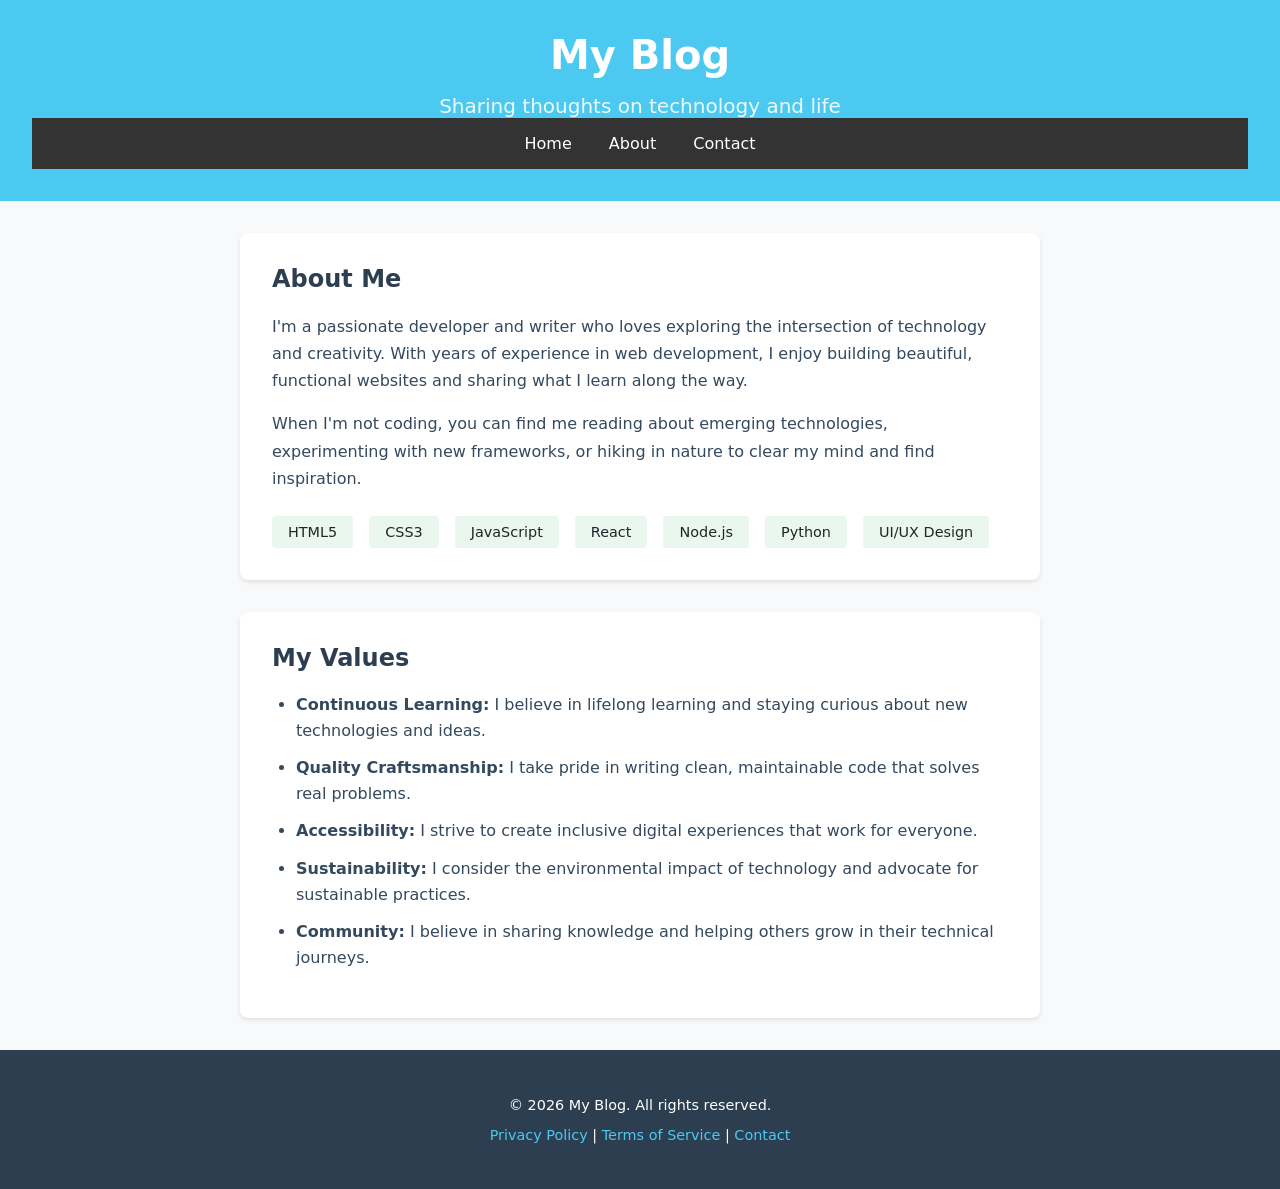
<file: data/samples/html/about.html>
<!DOCTYPE html>
<html lang="en">
<head>
  <meta charset="UTF-8" />
  <title>About - My Blog</title>
  <style>
    body { font-family: system-ui, sans-serif; margin: 0; background: #f8f9fa; color: #212529; }
    header { background: #4cc9f0; color: white; padding: 2rem; text-align: center; }
    header h1 { margin: 0 0 1rem 0; font-size: 2.5rem; }
    header p { margin: 0; font-size: 1.25rem; opacity: 0.9; }
    nav { background: #333; padding: 1rem; }
    nav a { color: white; margin: 0 1rem; text-decoration: none; font-weight: 500; }
    nav a:hover { text-decoration: underline; }
    .container { max-width: 800px; margin: 0 auto; padding: 2rem; }
    .about-section { background: white; padding: 2rem; border-radius: 8px; box-shadow: 0 2px 4px rgba(0,0,0,0.1); margin-bottom: 2rem; }
    .about-section h2 { margin-top: 0; color: #2c3e50; }
    .about-section p { line-height: 1.7; color: #34495e; }
    .skills { display: flex; flex-wrap: wrap; gap: 1rem; margin-top: 1.5rem; }
    .skill { background: #e9f7ef; padding: 0.5rem 1rem; border-radius: 4px; font-size: 0.9rem; }
    .values { background: white; padding: 2rem; border-radius: 8px; box-shadow: 0 2px 4px rgba(0,0,0,0.1); }
    .values h2 { margin-top: 0; color: #2c3e50; }
    .values ul { padding-left: 1.5rem; }
    .values li { margin-bottom: 0.75rem; line-height: 1.6; color: #34495e; }
    footer { background: #2c3e50; color: white; text-align: center; padding: 2rem; font-size: 0.9rem; }
    footer a { color: #4cc9f0; text-decoration: none; }
    footer a:hover { text-decoration: underline; }
  </style>
</head>
<body>
  <header>
    <h1>My Blog</h1>
    <p>Sharing thoughts on technology and life</p>
    <nav>
      <a href="index.html">Home</a>
      <a href="about.html">About</a>
      <a href="contact.html">Contact</a>
    </nav>
  </header>

  <div class="container">
    <section class="about-section">
      <h2>About Me</h2>
      <p>I'm a passionate developer and writer who loves exploring the intersection of technology and creativity. With years of experience in web development, I enjoy building beautiful, functional websites and sharing what I learn along the way.</p>
      <p>When I'm not coding, you can find me reading about emerging technologies, experimenting with new frameworks, or hiking in nature to clear my mind and find inspiration.</p>
      <div class="skills">
        <span class="skill">HTML5</span>
        <span class="skill">CSS3</span>
        <span class="skill">JavaScript</span>
        <span class="skill">React</span>
        <span class="skill">Node.js</span>
        <span class="skill">Python</span>
        <span class="skill">UI/UX Design</span>
      </div>
    </section>

    <section class="values">
      <h2>My Values</h2>
      <ul>
        <li><strong>Continuous Learning:</strong> I believe in lifelong learning and staying curious about new technologies and ideas.</li>
        <li><strong>Quality Craftsmanship:</strong> I take pride in writing clean, maintainable code that solves real problems.</li>
        <li><strong>Accessibility:</strong> I strive to create inclusive digital experiences that work for everyone.</li>
        <li><strong>Sustainability:</strong> I consider the environmental impact of technology and advocate for sustainable practices.</li>
        <li><strong>Community:</strong> I believe in sharing knowledge and helping others grow in their technical journeys.</li>
      </ul>
    </section>
  </div>

  <footer>
    <p>&copy; 2026 My Blog. All rights reserved.</p>
    <p>
      <a href="#">Privacy Policy</a> | <a href="#">Terms of Service</a> | <a href="#">Contact</a>
    </p>
  </footer>
</body>
</html>
</file>
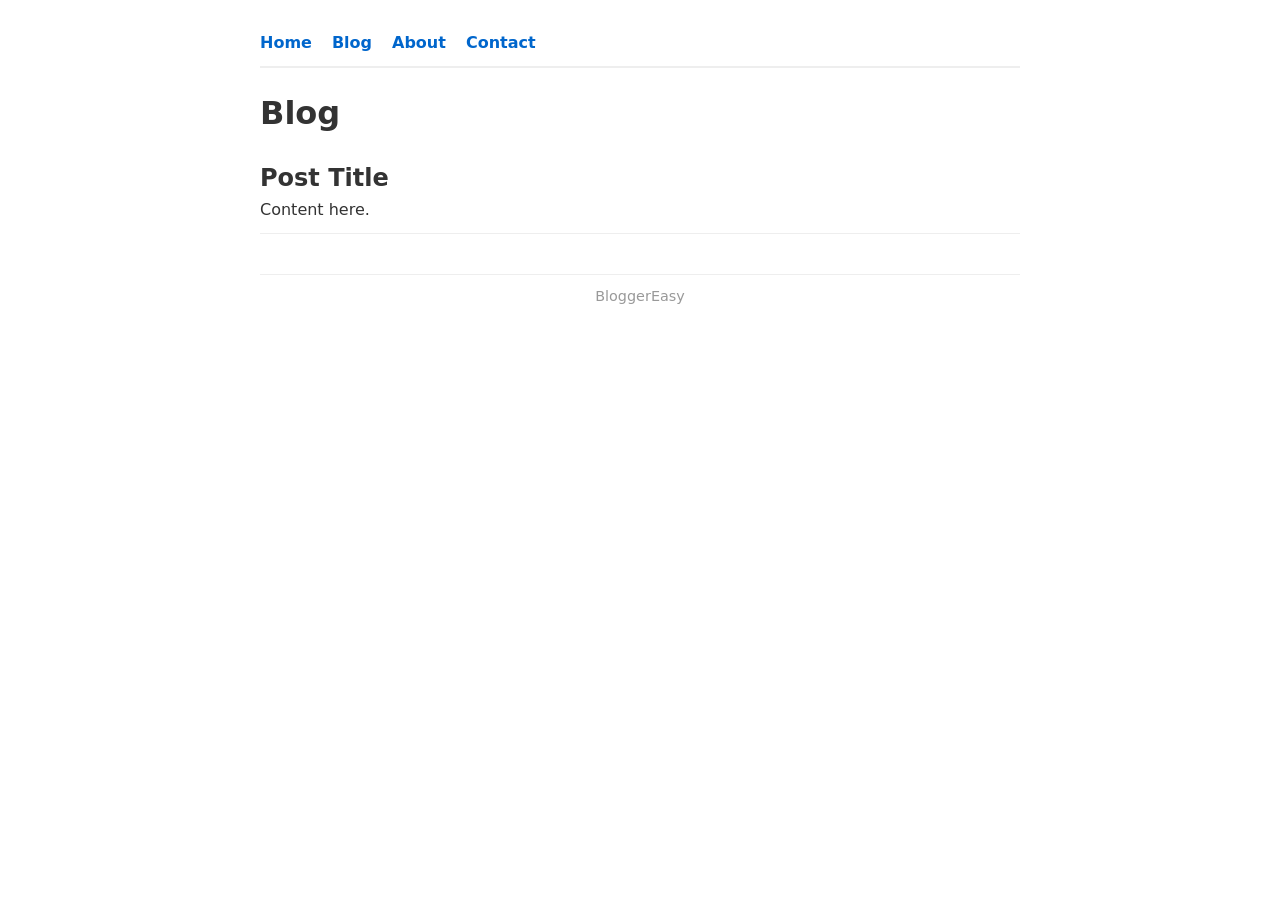
<file: data/samples/html/blog.html>
<!DOCTYPE html><html lang=en><head><meta charset=UTF-8><meta name=viewport content=width=device-width,initial-scale=1.0><link rel=stylesheet href=style.css><title>Blog</title><link rel=alternate type=application/rss+xml href=/rss.xml></head><body><nav><a href=/>Home</a><a href=/blog>Blog</a><a href=/about>About</a><a href=/contact>Contact</a></nav><header><h1>Blog</h1></header><main><article><h2>Post Title</h2><p>Content here.</p></article></main><footer><p>BloggerEasy</p></footer></body></html>
</file>
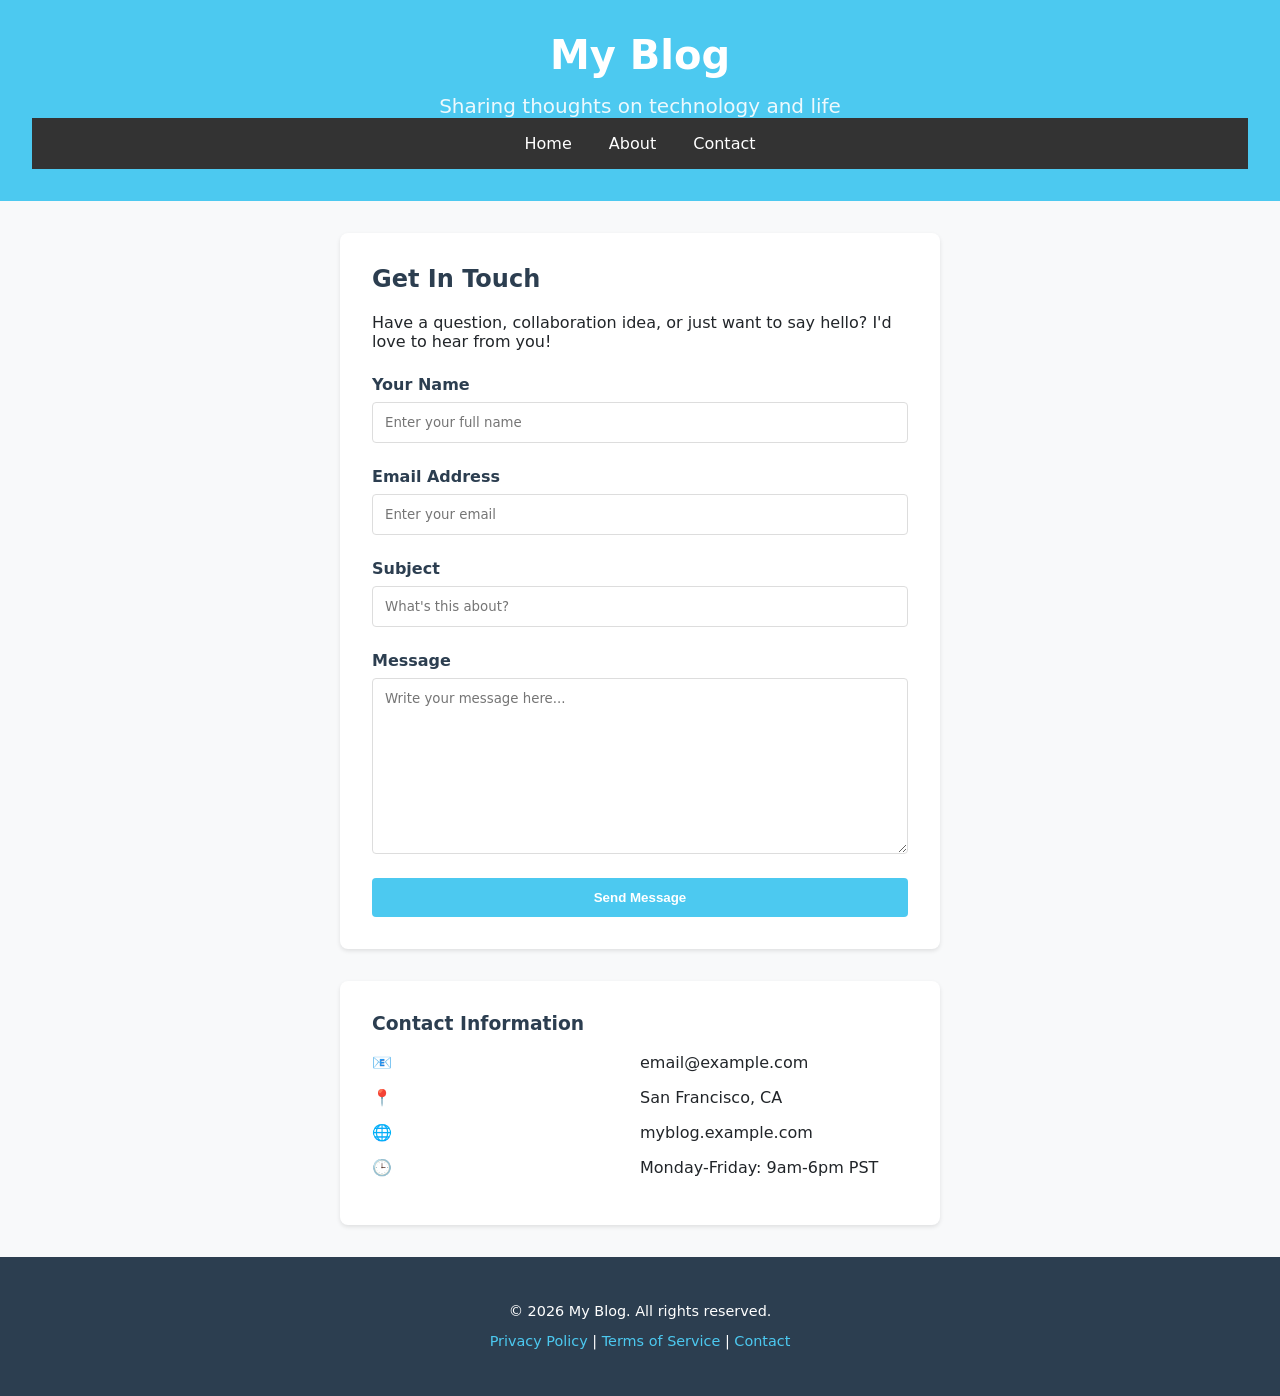
<file: data/samples/html/contact.html>
<!DOCTYPE html>
<html lang="en">
<head>
  <meta charset="UTF-8" />
  <title>Contact - My Blog</title>
  <style>
    body { font-family: system-ui, sans-serif; margin: 0; background: #f8f9fa; color: #212529; }
    header { background: #4cc9f0; color: white; padding: 2rem; text-align: center; }
    header h1 { margin: 0 0 1rem 0; font-size: 2.5rem; }
    header p { margin: 0; font-size: 1.25rem; opacity: 0.9; }
    nav { background: #333; padding: 1rem; }
    nav a { color: white; margin: 0 1rem; text-decoration: none; font-weight: 500; }
    nav a:hover { text-decoration: underline; }
    .container { max-width: 600px; margin: 0 auto; padding: 2rem; }
    .contact-section { background: white; padding: 2rem; border-radius: 8px; box-shadow: 0 2px 4px rgba(0,0,0,0.1); }
    .contact-section h2 { margin-top: 0; color: #2c3e50; }
    .contact-form { display: grid; gap: 1.5rem; margin-top: 1.5rem; }
    .form-group { display: grid; gap: 0.5rem; }
    .form-group label { font-weight: 600; color: #2c3e50; }
    .form-group input,
    .form-group textarea,
    .form-group select { padding: 0.75rem; border: 1px solid #ddd; border-radius: 4px; font-family: inherit; }
    .form-group textarea { min-height: 150px; resize: vertical; }
    .submit-btn { background: #4cc9f0; color: white; border: none; padding: 0.75rem 1.5rem; border-radius: 4px; font-weight: 600; cursor: pointer; }
    .submit-btn:hover { background: #3a9fd4; }
    .info-section { background: white; padding: 2rem; border-radius: 8px; box-shadow: 0 2px 4px rgba(0,0,0,0.1); margin-top: 2rem; }
    .info-section h3 { margin-top: 0; color: #2c3e50; }
    .info-item { display: flex; margin-bottom: 1rem; }
    .info-item i { width: 25px; color: #4cc9f0; }
    .info-item span { flex: 1; }
    footer { background: #2c3e50; color: white; text-align: center; padding: 2rem; font-size: 0.9rem; }
    footer a { color: #4cc9f0; text-decoration: none; }
    footer a:hover { text-decoration: underline; }
  </style>
</head>
<body>
  <header>
    <h1>My Blog</h1>
    <p>Sharing thoughts on technology and life</p>
    <nav>
      <a href="index.html">Home</a>
      <a href="about.html">About</a>
      <a href="contact.html">Contact</a>
    </nav>
  </header>

  <div class="container">
    <section class="contact-section">
      <h2>Get In Touch</h2>
      <p>Have a question, collaboration idea, or just want to say hello? I'd love to hear from you!</p>
      <form class="contact-form">
        <div class="form-group">
          <label for="name">Your Name</label>
          <input type="text" id="name" name="name" placeholder="Enter your full name" required>
        </div>
        <div class="form-group">
          <label for="email">Email Address</label>
          <input type="email" id="email" name="email" placeholder="Enter your email" required>
        </div>
        <div class="form-group">
          <label for="subject">Subject</label>
          <input type="text" id="subject" name="subject" placeholder="What's this about?" required>
        </div>
        <div class="form-group">
          <label for="message">Message</label>
          <textarea id="message" name="message" placeholder="Write your message here..." required></textarea>
        </div>
        <button type="submit" class="submit-btn">Send Message</button>
      </form>
    </section>

    <section class="info-section">
      <h3>Contact Information</h3>
      <div class="info-item">
        <span>📧</span>
        <span>email@example.com</span>
      </div>
      <div class="info-item">
        <span>📍</span>
        <span>San Francisco, CA</span>
      </div>
      <div class="info-item">
        <span>🌐</span>
        <span>myblog.example.com</span>
      </div>
      <div class="info-item">
        <span>🕒</span>
        <span>Monday-Friday: 9am-6pm PST</span>
      </div>
    </section>
  </div>

  <footer>
    <p>&copy; 2026 My Blog. All rights reserved.</p>
    <p>
      <a href="#">Privacy Policy</a> | <a href="#">Terms of Service</a> | <a href="#">Contact</a>
    </p>
  </footer>
</body>
</html>
</file>
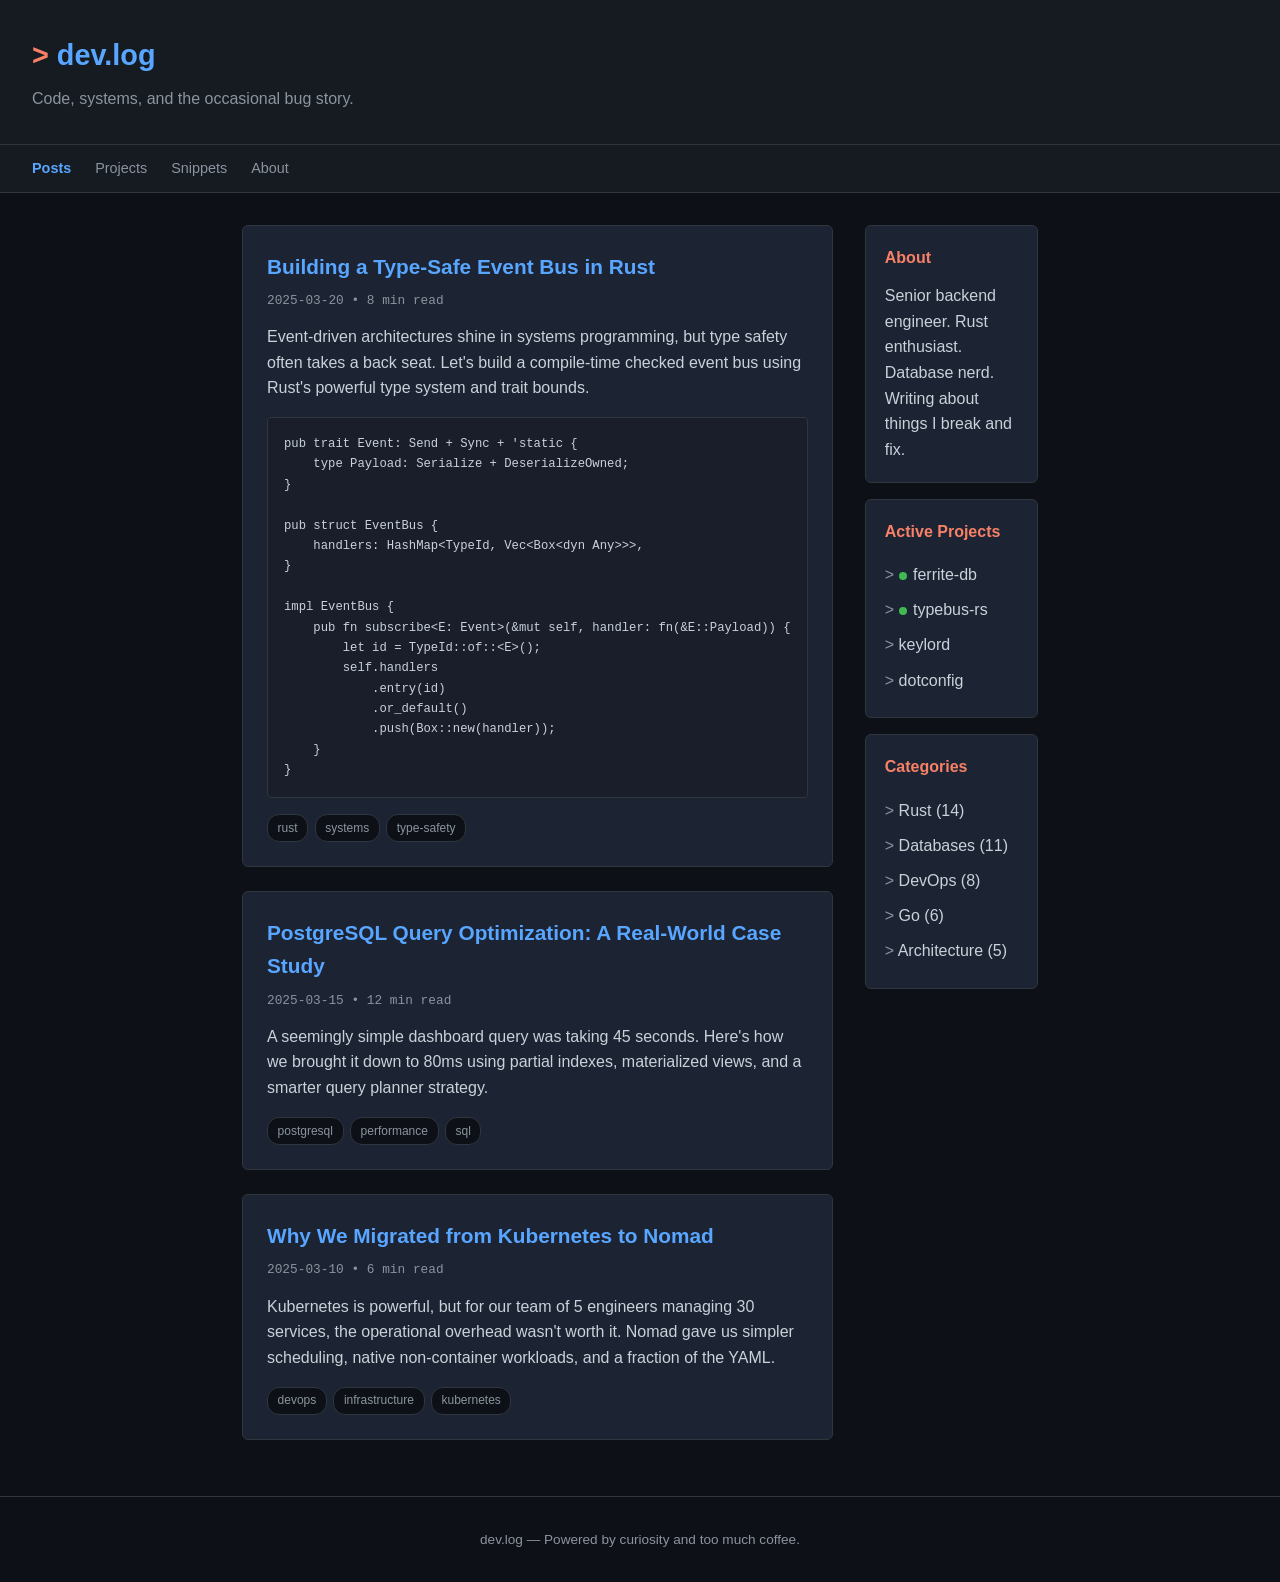
<file: data/samples/html/dark_dev.html>
<!DOCTYPE html>
<html lang="en" data-theme="dark">
<head>
<meta charset="UTF-8">
<meta name="viewport" content="width=device-width, initial-scale=1.0">
<title>dev.log — Dark Dev Blog</title>
<style>
  :root {
    --bg: #0d1117;
    --bg-secondary: #161b22;
    --bg-card: #1c2333;
    --border: #30363d;
    --text: #c9d1d9;
    --text-muted: #8b949e;
    --primary: #58a6ff;
    --accent: #f78166;
    --green: #3fb950;
    --code-bg: #1a1e2b;
  }
  * { margin: 0; padding: 0; box-sizing: border-box; }
  body {
    font-family: -apple-system, BlinkMacSystemFont, 'Segoe UI', Helvetica, Arial, sans-serif;
    background: var(--bg);
    color: var(--text);
    line-height: 1.6;
  }
  header {
    background: var(--bg-secondary);
    border-bottom: 1px solid var(--border);
    padding: 2rem;
  }
  header h1 { font-size: 1.8rem; color: var(--primary); }
  header h1::before { content: '> '; color: var(--accent); }
  header p { color: var(--text-muted); margin-top: 0.5rem; }
  nav {
    display: flex;
    gap: 1.5rem;
    padding: 0.75rem 2rem;
    background: var(--bg-secondary);
    border-bottom: 1px solid var(--border);
  }
  nav a { color: var(--text-muted); text-decoration: none; font-size: 0.9rem; }
  nav a:hover { color: var(--primary); }
  nav a.active { color: var(--primary); font-weight: 600; }
  .container { max-width: 860px; margin: 0 auto; padding: 2rem; }
  .post {
    background: var(--bg-card);
    border: 1px solid var(--border);
    border-radius: 6px;
    padding: 1.5rem;
    margin-bottom: 1.5rem;
  }
  .post h2 { color: var(--primary); font-size: 1.3rem; margin-bottom: 0.5rem; }
  .post .date {
    color: var(--text-muted);
    font-size: 0.8rem;
    margin-bottom: 0.8rem;
    font-family: 'SF Mono', 'Fira Code', monospace;
  }
  .post .tags { margin-top: 1rem; }
  .post .tags span {
    display: inline-block;
    background: var(--bg);
    color: var(--text-muted);
    padding: 0.2rem 0.6rem;
    border-radius: 12px;
    font-size: 0.75rem;
    margin-right: 0.4rem;
    border: 1px solid var(--border);
  }
  pre {
    background: var(--code-bg);
    border: 1px solid var(--border);
    border-radius: 4px;
    padding: 1rem;
    overflow-x: auto;
    font-family: 'SF Mono', 'Fira Code', 'Consolas', monospace;
    font-size: 0.85rem;
    line-height: 1.5;
    margin: 1rem 0;
  }
  code { font-family: 'SF Mono', 'Fira Code', 'Consolas', monospace; font-size: 0.9em; }
  .sidebar-box {
    background: var(--bg-card);
    border: 1px solid var(--border);
    border-radius: 6px;
    padding: 1.2rem;
    margin-bottom: 1rem;
  }
  .sidebar-box h3 { color: var(--accent); font-size: 1rem; margin-bottom: 0.8rem; }
  .sidebar-box ul { list-style: none; }
  .sidebar-box li { padding: 0.3rem 0; }
  .sidebar-box li::before { content: '> '; color: var(--text-muted); }
  .status-dot { display: inline-block; width: 8px; height: 8px; border-radius: 50%; margin-right: 0.4rem; }
  .status-dot.green { background: var(--green); }
  footer {
    text-align: center;
    padding: 2rem;
    color: var(--text-muted);
    border-top: 1px solid var(--border);
    font-size: 0.85rem;
  }
  @media (min-width: 768px) {
    .layout { display: flex; gap: 2rem; }
    .main-col { flex: 2.5; }
    .side-col { flex: 1; }
  }
</style>
</head>
<body>
<header>
  <h1>dev.log</h1>
  <p>Code, systems, and the occasional bug story.</p>
</header>
<nav>
  <a href="#" class="active">Posts</a>
  <a href="#">Projects</a>
  <a href="#">Snippets</a>
  <a href="#">About</a>
</nav>
<div class="container">
  <div class="layout">
    <div class="main-col">
      <article class="post">
        <h2>Building a Type-Safe Event Bus in Rust</h2>
        <div class="date">2025-03-20 • 8 min read</div>
        <p>Event-driven architectures shine in systems programming, but type safety often takes a back seat. Let's build a compile-time checked event bus using Rust's powerful type system and trait bounds.</p>
        <pre><code>pub trait Event: Send + Sync + 'static {
    type Payload: Serialize + DeserializeOwned;
}

pub struct EventBus {
    handlers: HashMap&lt;TypeId, Vec&lt;Box&lt;dyn Any&gt;&gt;&gt;,
}

impl EventBus {
    pub fn subscribe&lt;E: Event&gt;(&amp;mut self, handler: fn(&amp;E::Payload)) {
        let id = TypeId::of::&lt;E&gt;();
        self.handlers
            .entry(id)
            .or_default()
            .push(Box::new(handler));
    }
}</code></pre>
        <div class="tags">
          <span>rust</span><span>systems</span><span>type-safety</span>
        </div>
      </article>
      <article class="post">
        <h2>PostgreSQL Query Optimization: A Real-World Case Study</h2>
        <div class="date">2025-03-15 • 12 min read</div>
        <p>A seemingly simple dashboard query was taking 45 seconds. Here's how we brought it down to 80ms using partial indexes, materialized views, and a smarter query planner strategy.</p>
        <div class="tags">
          <span>postgresql</span><span>performance</span><span>sql</span>
        </div>
      </article>
      <article class="post">
        <h2>Why We Migrated from Kubernetes to Nomad</h2>
        <div class="date">2025-03-10 • 6 min read</div>
        <p>Kubernetes is powerful, but for our team of 5 engineers managing 30 services, the operational overhead wasn't worth it. Nomad gave us simpler scheduling, native non-container workloads, and a fraction of the YAML.</p>
        <div class="tags">
          <span>devops</span><span>infrastructure</span><span>kubernetes</span>
        </div>
      </article>
    </div>
    <aside class="side-col">
      <div class="sidebar-box">
        <h3>About</h3>
        <p>Senior backend engineer. Rust enthusiast. Database nerd. Writing about things I break and fix.</p>
      </div>
      <div class="sidebar-box">
        <h3>Active Projects</h3>
        <ul>
          <li><span class="status-dot green"></span>ferrite-db</li>
          <li><span class="status-dot green"></span>typebus-rs</li>
          <li>keylord</li>
          <li>dotconfig</li>
        </ul>
      </div>
      <div class="sidebar-box">
        <h3>Categories</h3>
        <ul>
          <li>Rust (14)</li>
          <li>Databases (11)</li>
          <li>DevOps (8)</li>
          <li>Go (6)</li>
          <li>Architecture (5)</li>
        </ul>
      </div>
    </aside>
  </div>
</div>
<footer>
  <p>dev.log — Powered by curiosity and too much coffee.</p>
</footer>
</body>
</html>
</file>
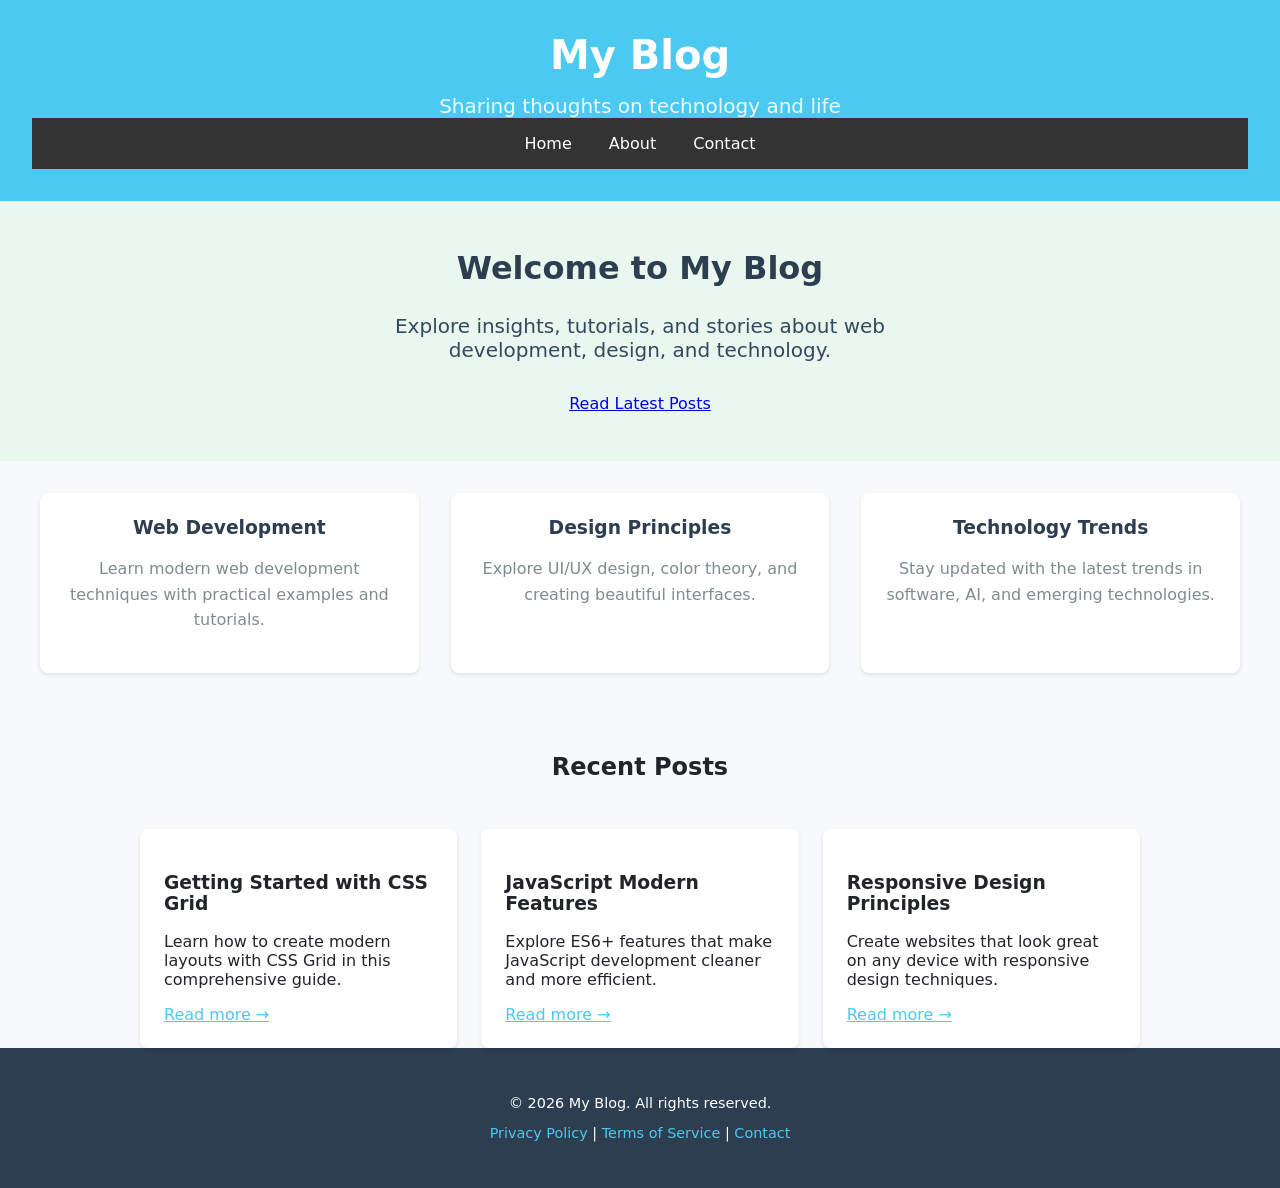
<file: data/samples/html/home.html>
<!DOCTYPE html>
<html lang="en">
<head>
  <meta charset="UTF-8" />
  <title>Home - My Blog</title>
  <style>
    body { font-family: system-ui, sans-serif; margin: 0; background: #f8f9fa; color: #212529; }
    header { background: #4cc9f0; color: white; padding: 2rem; text-align: center; }
    header h1 { margin: 0 0 1rem 0; font-size: 2.5rem; }
    header p { margin: 0; font-size: 1.25rem; opacity: 0.9; }
    nav { background: #333; padding: 1rem; }
    nav a { color: white; margin: 0 1rem; text-decoration: none; font-weight: 500; }
    nav a:hover { text-decoration: underline; }
    .hero { background: #e9f7ef; padding: 3rem 2rem; text-align: center; }
    .hero h2 { margin-top: 0; font-size: 2rem; color: #2c3e50; }
    .hero p { max-width: 600px; margin: 0 auto 2rem auto; font-size: 1.25rem; color: #34495e; }
    .btn { display: inline-block; background: #4cc9f0; color: white; padding: 0.75rem 1.5rem; text-decoration: none; border-radius: 4px; font-weight: 600; }
    .btn:hover { background: #3a9fd4cc9f0; }
    .features { display: grid; grid-template-columns: repeat(auto-fit, minmax(250px, 1fr)); gap: 2rem; padding: 2rem; max-width: 1200px; margin: 0 auto; }
    .feature { background: white; padding: 1.5rem; border-radius: 8px; box-shadow: 0 2px 4px rgba(0,0,0,0.1); text-align: center; }
    .feature h3 { margin-top: 0; color: #2c3e50; }
    .feature p { color: #7f8c8d; line-height: 1.6; }
    footer { background: #2c3e50; color: white; text-align: center; padding: 2rem; font-size: 0.9rem; }
    footer a { color: #4cc9f0; text-decoration: none; }
    footer a:hover { text-decoration: underline; }
  </style>
</head>
<body>
  <header>
    <h1>My Blog</h1>
    <p>Sharing thoughts on technology and life</p>
    <nav>
      <a href="index.html">Home</a>
      <a href="about.html">About</a>
      <a href="contact.html">Contact</a>
    </nav>
  </header>

  <section class="hero">
    <h2>Welcome to My Blog</h2>
    <p>Explore insights, tutorials, and stories about web development, design, and technology.</p>
    <a href="#latest-posts" class="button">Read Latest Posts</a>
  </section>

  <section class="features">
    <div class="feature">
      <h3>Web Development</h3>
      <p>Learn modern web development techniques with practical examples and tutorials.</p>
    </div>
    <div class="feature">
      <h3>Design Principles</h3>
      <p>Explore UI/UX design, color theory, and creating beautiful interfaces.</p>
    </div>
    <div class="feature">
      <h3>Technology Trends</h3>
      <p>Stay updated with the latest trends in software, AI, and emerging technologies.</p>
    </div>
  </section>

  <section id="latest-posts">
    <h2 style="text-align: center; margin: 3rem 0;">Recent Posts</h2>
    <div style="max-width: 1000px; margin: 0 auto; display: grid; grid-template-columns: repeat(auto-fill, minmax(300px, 1fr)); gap: 1.5rem; padding: 0 2rem;">
      <div style="background: white; padding: 1.5rem; border-radius: 8px; box-shadow: 0 2px 4px rgba(0,0,0,0.1);">
        <h3>Getting Started with CSS Grid</h3>
        <p>Learn how to create modern layouts with CSS Grid in this comprehensive guide.</p>
        <a href="#" style="color: #4cc9f0;">Read more →</a>
      </div>
      <div style="background: white; padding: 1.5rem; border-radius: 8px; box-shadow: 0 2px 4px rgba(0,0,0,0.1);">
        <h3>JavaScript Modern Features</h3>
        <p>Explore ES6+ features that make JavaScript development cleaner and more efficient.</p>
        <a href="#" style="color: #4cc9f0;">Read more →</a>
      </div>
      <div style="background: white; padding: 1.5rem; border-radius: 8px; box-shadow: 0 2px 4px rgba(0,0,0,0.1);">
        <h3>Responsive Design Principles</h3>
        <p>Create websites that look great on any device with responsive design techniques.</p>
        <a href="#" style="color: #4cc9f0;">Read more →</a>
      </div>
    </div>
  </section>

  <footer>
    <p>&copy; 2026 My Blog. All rights reserved.</p>
    <p>
      <a href="#">Privacy Policy</a> | <a href="#">Terms of Service</a> | <a href="#">Contact</a>
    </p>
  </footer>
</body>
</html>
</file>
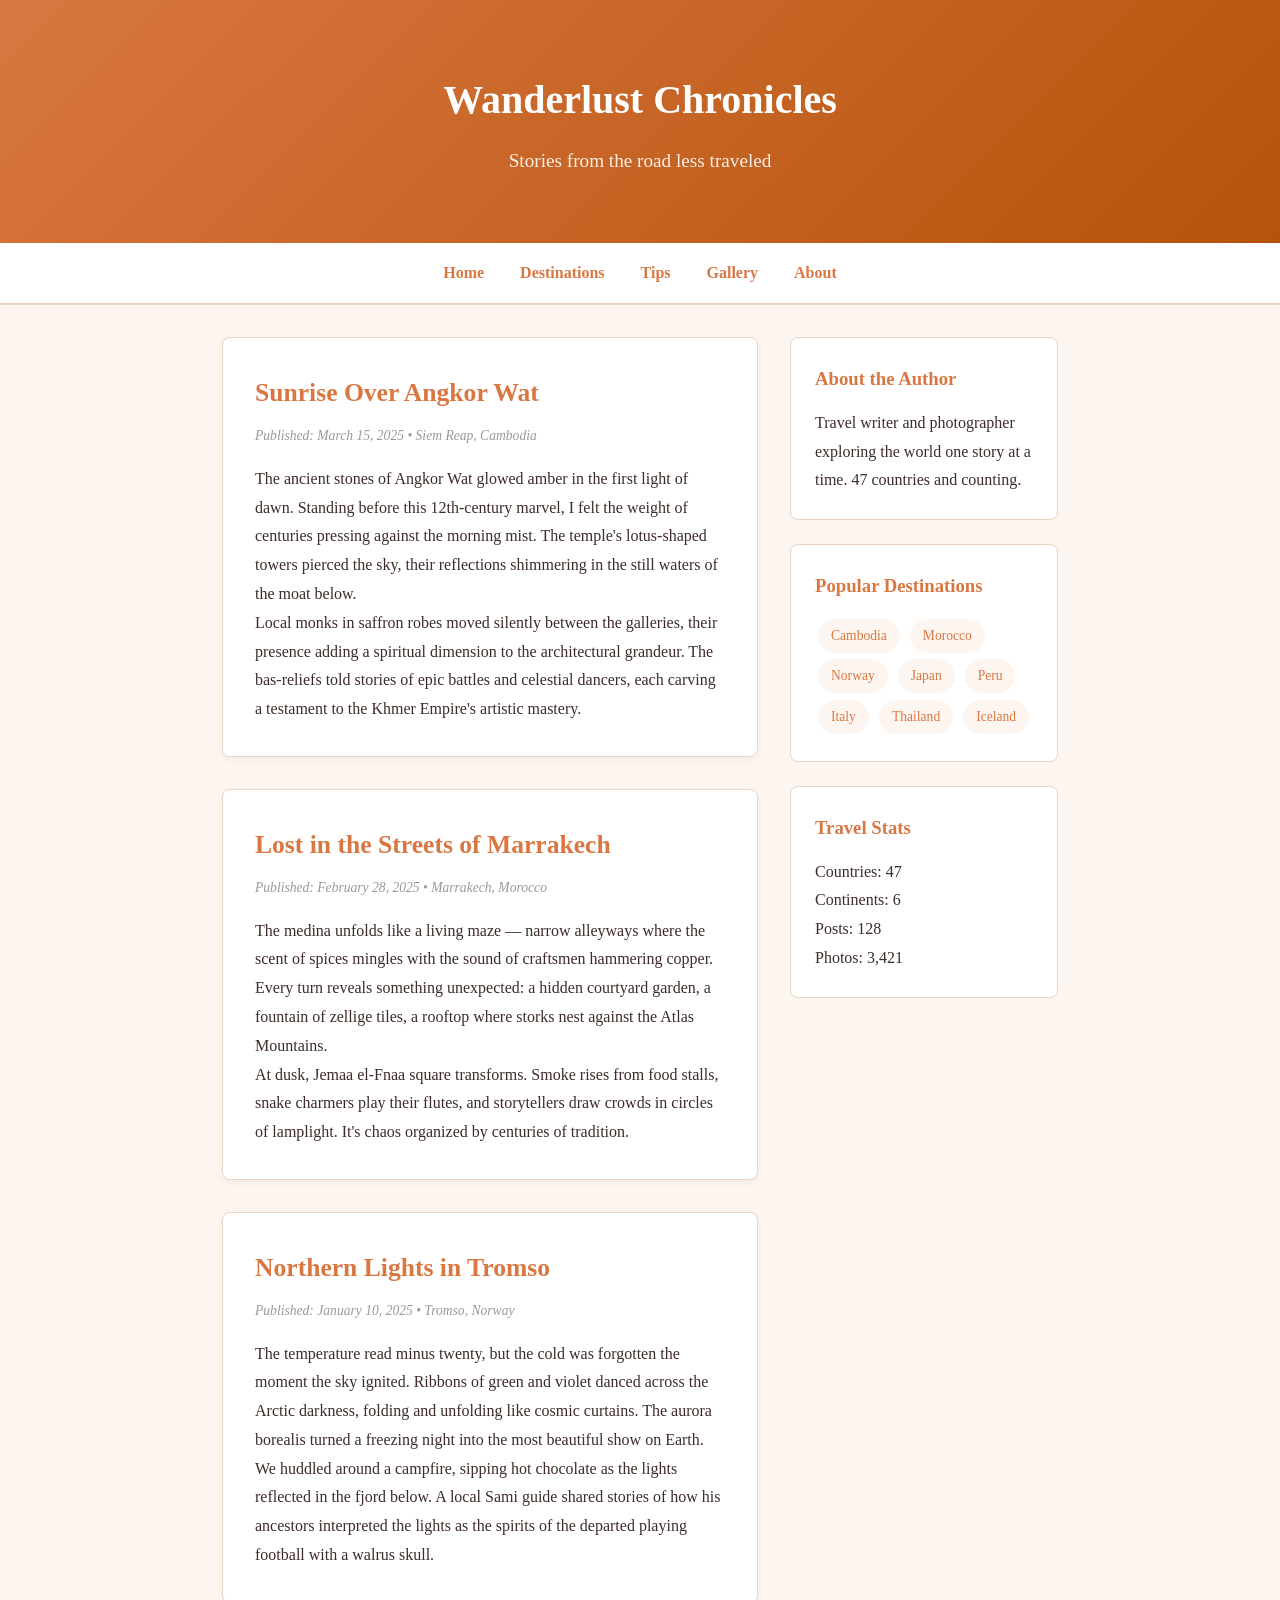
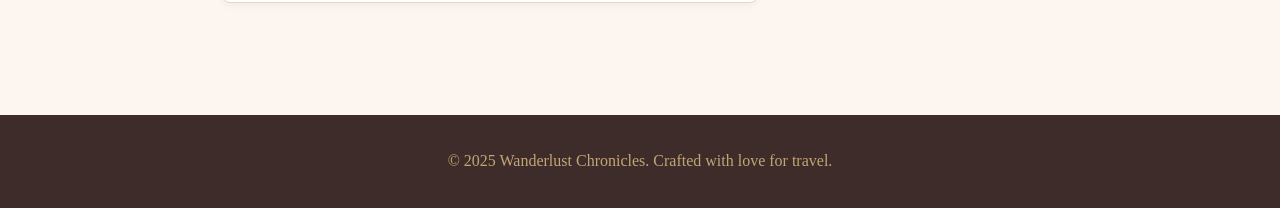
<file: data/samples/html/travel_journal.html>
<!DOCTYPE html>
<html lang="en">
<head>
<meta charset="UTF-8">
<meta name="viewport" content="width=device-width, initial-scale=1.0">
<title>Wanderlust Chronicles — Travel Journal</title>
<style>
  :root {
    --primary: #d97742;
    --bg: #fdf6f0;
    --text: #3d2c2a;
    --card-bg: #ffffff;
    --border: #e8d5c4;
    --accent: #b45309;
  }
  * { margin: 0; padding: 0; box-sizing: border-box; }
  body {
    font-family: Georgia, 'Times New Roman', serif;
    background: var(--bg);
    color: var(--text);
    line-height: 1.8;
  }
  header {
    background: linear-gradient(135deg, #d97742, #b45309);
    color: white;
    padding: 4rem 2rem;
    text-align: center;
  }
  header h1 { font-size: 2.5rem; margin-bottom: 0.5rem; }
  header p { font-size: 1.2rem; opacity: 0.9; }
  nav {
    background: white;
    padding: 1rem;
    text-align: center;
    border-bottom: 2px solid var(--border);
  }
  nav a { color: var(--primary); text-decoration: none; margin: 0 1rem; font-weight: 600; }
  nav a:hover { color: var(--accent); }
  .container { max-width: 900px; margin: 0 auto; padding: 2rem; }
  .journal-entry {
    background: var(--card-bg);
    border: 1px solid var(--border);
    border-radius: 8px;
    padding: 2rem;
    margin-bottom: 2rem;
    box-shadow: 0 2px 8px rgba(0,0,0,0.05);
  }
  .journal-entry h2 { color: var(--primary); font-size: 1.6rem; margin-bottom: 0.5rem; }
  .journal-entry .meta {
    color: #999;
    font-size: 0.85rem;
    margin-bottom: 1rem;
    font-style: italic;
  }
  .journal-entry img {
    width: 100%;
    max-height: 400px;
    object-fit: cover;
    border-radius: 4px;
    margin: 1rem 0;
  }
  .sidebar {
    background: var(--card-bg);
    border: 1px solid var(--border);
    border-radius: 8px;
    padding: 1.5rem;
    margin-bottom: 1.5rem;
  }
  .sidebar h3 { color: var(--primary); margin-bottom: 0.8rem; }
  .tag-cloud a {
    display: inline-block;
    background: #fdf6f0;
    color: var(--primary);
    padding: 0.3rem 0.8rem;
    border-radius: 20px;
    margin: 0.2rem;
    text-decoration: none;
    font-size: 0.85rem;
  }
  footer {
    background: #3d2c2a;
    color: #c4a574;
    text-align: center;
    padding: 2rem;
    margin-top: 3rem;
  }
  @media (min-width: 768px) {
    .layout { display: flex; gap: 2rem; }
    .main-content { flex: 2; }
    .sidebar-col { flex: 1; }
  }
</style>
</head>
<body>
<header>
  <h1>Wanderlust Chronicles</h1>
  <p>Stories from the road less traveled</p>
</header>
<nav>
  <a href="#">Home</a>
  <a href="#">Destinations</a>
  <a href="#">Tips</a>
  <a href="#">Gallery</a>
  <a href="#">About</a>
</nav>
<div class="container">
  <div class="layout">
    <div class="main-content">
      <article class="journal-entry">
        <h2>Sunrise Over Angkor Wat</h2>
        <div class="meta">Published: March 15, 2025 • Siem Reap, Cambodia</div>
        <p>The ancient stones of Angkor Wat glowed amber in the first light of dawn. Standing before this 12th-century marvel, I felt the weight of centuries pressing against the morning mist. The temple's lotus-shaped towers pierced the sky, their reflections shimmering in the still waters of the moat below.</p>
        <p>Local monks in saffron robes moved silently between the galleries, their presence adding a spiritual dimension to the architectural grandeur. The bas-reliefs told stories of epic battles and celestial dancers, each carving a testament to the Khmer Empire's artistic mastery.</p>
      </article>
      <article class="journal-entry">
        <h2>Lost in the Streets of Marrakech</h2>
        <div class="meta">Published: February 28, 2025 • Marrakech, Morocco</div>
        <p>The medina unfolds like a living maze — narrow alleyways where the scent of spices mingles with the sound of craftsmen hammering copper. Every turn reveals something unexpected: a hidden courtyard garden, a fountain of zellige tiles, a rooftop where storks nest against the Atlas Mountains.</p>
        <p>At dusk, Jemaa el-Fnaa square transforms. Smoke rises from food stalls, snake charmers play their flutes, and storytellers draw crowds in circles of lamplight. It's chaos organized by centuries of tradition.</p>
      </article>
      <article class="journal-entry">
        <h2>Northern Lights in Tromso</h2>
        <div class="meta">Published: January 10, 2025 • Tromso, Norway</div>
        <p>The temperature read minus twenty, but the cold was forgotten the moment the sky ignited. Ribbons of green and violet danced across the Arctic darkness, folding and unfolding like cosmic curtains. The aurora borealis turned a freezing night into the most beautiful show on Earth.</p>
        <p>We huddled around a campfire, sipping hot chocolate as the lights reflected in the fjord below. A local Sami guide shared stories of how his ancestors interpreted the lights as the spirits of the departed playing football with a walrus skull.</p>
      </article>
    </div>
    <aside class="sidebar-col">
      <div class="sidebar">
        <h3>About the Author</h3>
        <p>Travel writer and photographer exploring the world one story at a time. 47 countries and counting.</p>
      </div>
      <div class="sidebar">
        <h3>Popular Destinations</h3>
        <div class="tag-cloud">
          <a href="#">Cambodia</a>
          <a href="#">Morocco</a>
          <a href="#">Norway</a>
          <a href="#">Japan</a>
          <a href="#">Peru</a>
          <a href="#">Italy</a>
          <a href="#">Thailand</a>
          <a href="#">Iceland</a>
        </div>
      </div>
      <div class="sidebar">
        <h3>Travel Stats</h3>
        <p>Countries: 47</p>
        <p>Continents: 6</p>
        <p>Posts: 128</p>
        <p>Photos: 3,421</p>
      </div>
    </aside>
  </div>
</div>
<footer>
  <p>&copy; 2025 Wanderlust Chronicles. Crafted with love for travel.</p>
</footer>
</body>
</html>
</file>
